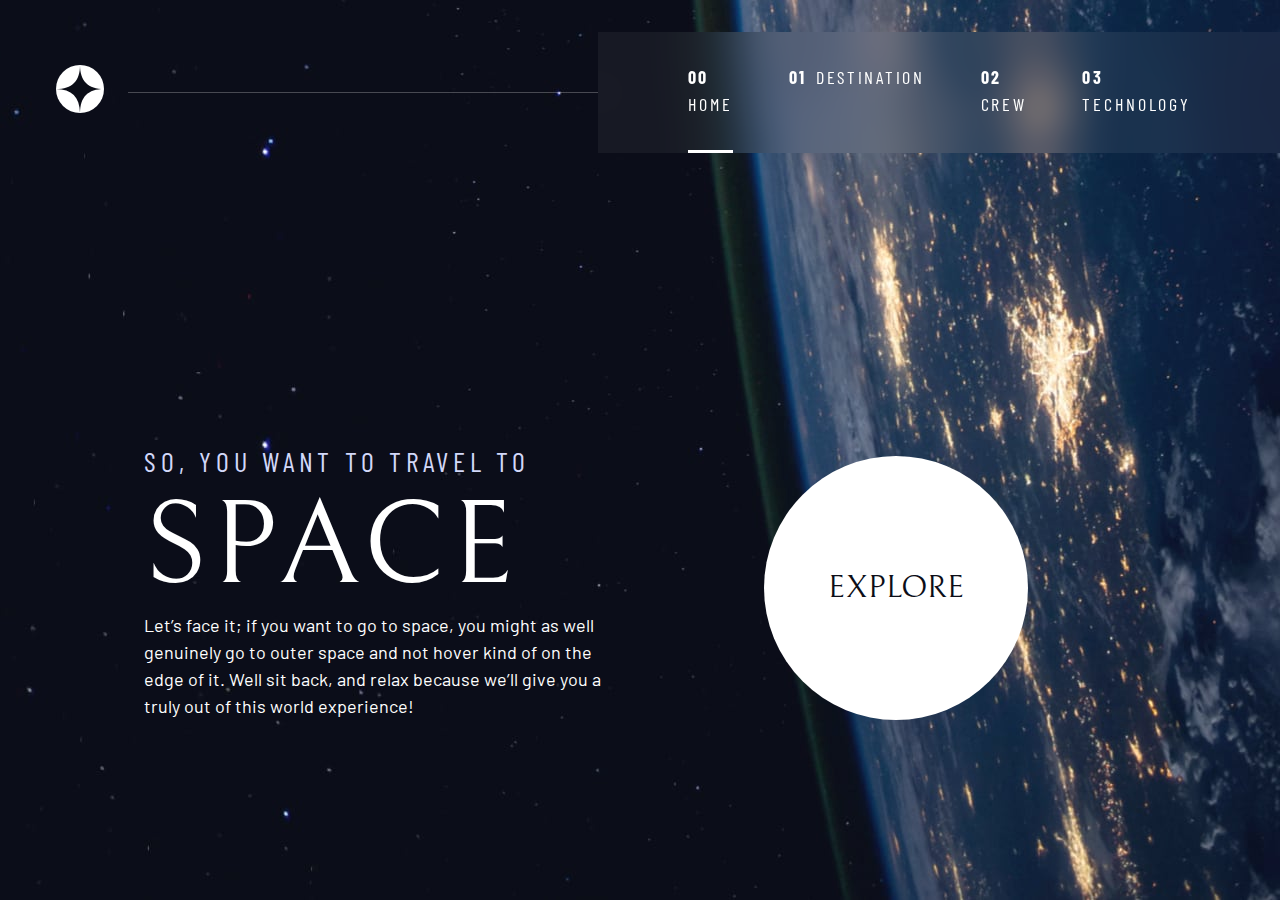
<file: index.html>
<!DOCTYPE html>
<html lang="en">
  <head>
    <meta charset="UTF-8" />
    <meta name="viewport" content="width=device-width, initial-scale=1.0" />

    <link
      rel="icon"
      type="image/png"
      sizes="32x32"
      href="./assets/favicon-32x32.png"
    />
    <link rel="preconnect" href="https://fonts.googleapis.com" />
    <link rel="preconnect" href="https://fonts.gstatic.com" crossorigin />
    <link
      href="https://fonts.googleapis.com/css2?family=Barlow+Condensed:wght@400;700&family=Barlow:wght@400;700&family=Bellefair&display=swap"
      rel="stylesheet"
    />
    <link rel="stylesheet" href="./design-system/style.css" />

    <title>Frontend Mentor | Space tourism website</title>
    <script src="nav.js" defer></script>
  </head>
  <body class="home">
    <a class="skip-to-content" href="#main">Skipped to content</a>
    <header class="primary-header flex">
      <div>
        <img
          src="./assets/shared/logo.svg"
          alt="space tourism logo"
          class="logo"
        />
      </div>
      <button
        class="mobile-nav-toggle"
        aria-controls="primary-navigation"
        aria-expanded="false"
      >
        <span class="sr-only">Menu</span>
      </button>
      <nav>
        <ul
          id="primary-navigation"
          class="primary-navigation underline-indicators flex"
        >
          <li class="active">
            <a
              class="ff-sans-cond uppercase text-white letter-spacing-2"
              href="#"
              ><span aria-hidden="true">00</span> Home</a
            >
          </li>
          <li>
            <a
              class="ff-sans-cond uppercase text-white letter-spacing-2"
              href="#"
              ><span aria-hidden="true">01</span>Destination</a
            >
          </li>
          <li>
            <a
              class="ff-sans-cond uppercase text-white letter-spacing-2"
              href="#"
              ><span aria-hidden="true">02</span> Crew</a
            >
          </li>
          <li>
            <a
              class="ff-sans-cond uppercase text-white letter-spacing-2"
              href="#"
              ><span aria-hidden="true">03</span> Technology</a
            >
          </li>
        </ul>
      </nav>
    </header>
    <main id="main" class="grid-container grid-container--home">
      <div>
        <h1 class="text-accent fs-500 ff-sans-cond uppercase letter-spacing-1">
          So, you want to travel to
          <span class="d-block fs-900 ff-serif text-white">Space</span>
        </h1>
        <p>
          Let’s face it; if you want to go to space, you might as well genuinely
          go to outer space and not hover kind of on the edge of it. Well sit
          back, and relax because we’ll give you a truly out of this world
          experience!
        </p>
      </div>
      <div>
        <a href="#" class="large-button uppercase ff-serif text-dark bg-white"
          >Explore</a
        >
      </div>
    </main>
  </body>
</html>
</file>
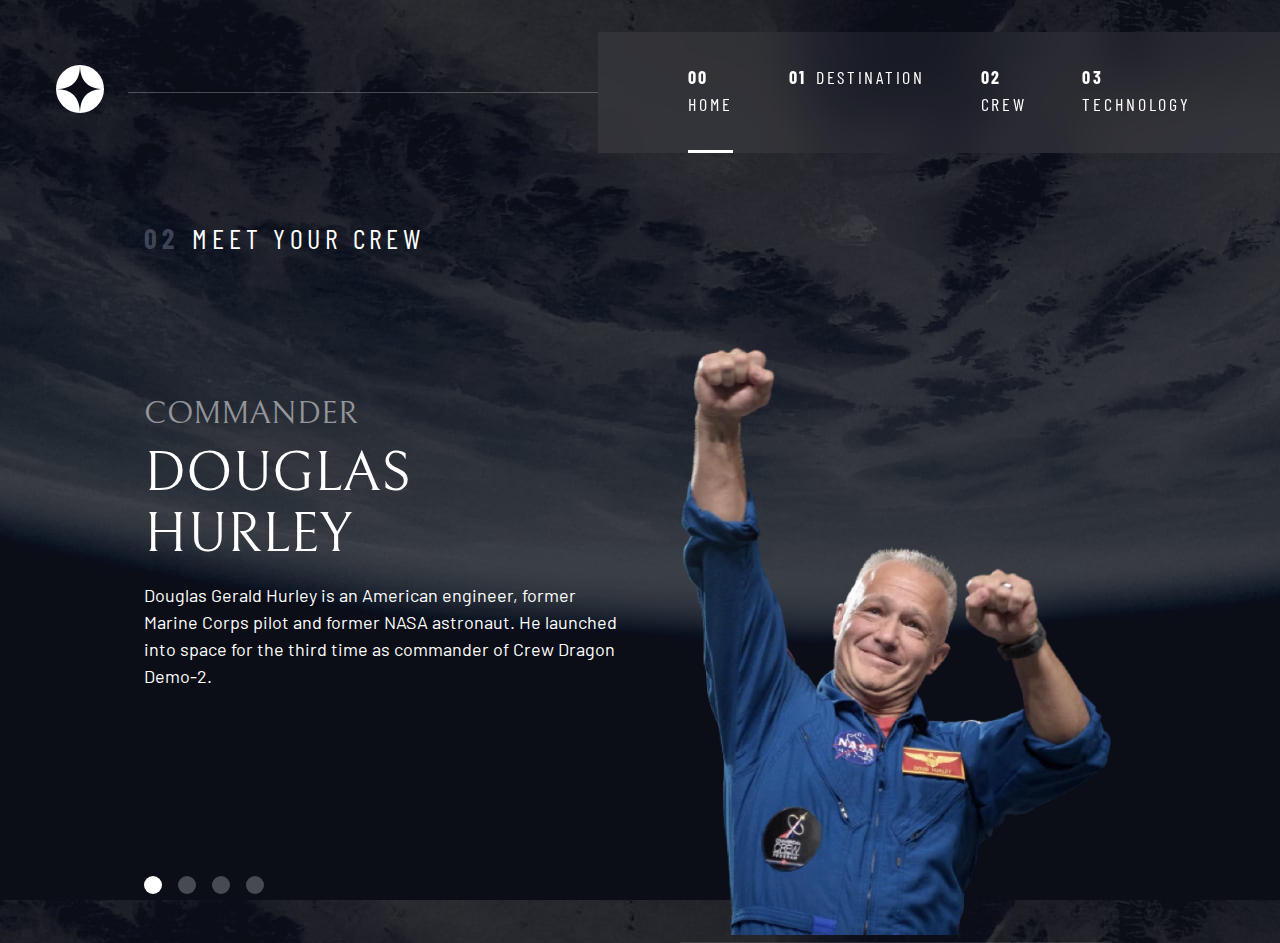
<file: crew-commander.html>
<!DOCTYPE html>
<html lang="en">
  <head>
    <meta charset="UTF-8" />
    <meta name="viewport" content="width=device-width, initial-scale=1.0" />

    <link
      rel="icon"
      type="image/png"
      sizes="32x32"
      href="./assets/favicon-32x32.png"
    />
    <link rel="preconnect" href="https://fonts.googleapis.com" />
    <link rel="preconnect" href="https://fonts.gstatic.com" crossorigin />
    <link
      href="https://fonts.googleapis.com/css2?family=Barlow+Condensed:wght@400;700&family=Barlow:wght@400;700&family=Bellefair&display=swap"
      rel="stylesheet"
    />
    <link rel="stylesheet" href="./design-system/style.css" />

    <title>Frontend Mentor | Space tourism website</title>
    <script src="app.js" defer></script>
  </head>
  <body class="crew">
    <a class="skip-to-content" href="#main">Skipped to content</a>
    <header class="primary-header flex">
      <div>
        <img
          src="./assets/shared/logo.svg"
          alt="space tourism logo"
          class="logo"
        />
      </div>
      <button
        class="mobile-nav-toggle"
        aria-controls="primary-navigation"
        aria-expanded="false"
      >
        <span class="sr-only">Menu</span>
      </button>
      <nav>
        <ul
          id="primary-navigation"
          class="primary-navigation underline-indicators flex"
        >
          <li class="active">
            <a
              class="ff-sans-cond uppercase text-white letter-spacing-2"
              href="#"
              ><span aria-hidden="true">00</span> Home</a
            >
          </li>
          <li>
            <a
              class="ff-sans-cond uppercase text-white letter-spacing-2"
              href="#"
              ><span aria-hidden="true">01</span>Destination</a
            >
          </li>
          <li>
            <a
              class="ff-sans-cond uppercase text-white letter-spacing-2"
              href="#"
              ><span aria-hidden="true">02</span> Crew</a
            >
          </li>
          <li>
            <a
              class="ff-sans-cond uppercase text-white letter-spacing-2"
              href="#"
              ><span aria-hidden="true">03</span> Technology</a
            >
          </li>
        </ul>
      </nav>
    </header>
    <main id="main" class="grid-container grid-container--crew flow">
      <h1 class="numbered-title">
        <span aria-hidden="true">02</span>Meet your crew
      </h1>
      <div class="dot-indicators flex">
        <button aria-selected="true" class="">
          <span class="sr-only">The commander</span>
        </button>
        <button aria-selected="false" class="">
          <span class="sr-only">The mission specialist</span>
        </button>
        <button aria-selected="false" class="">
          <span class="sr-only">The pilot</span>
        </button>
        <button aria-selected="false" class="">
          <span class="sr-only">The crew engineer</span>
        </button>
      </div>
      <article class="crew-details flow">
        <header class="flow flow--space-small">
          <h2 class="fs-600 ff-serif uppercase">Commander</h2>
          <p class="fs-700 uppercase ff-serif">Douglas Hurley</p>
        </header>
        <p>
          Douglas Gerald Hurley is an American engineer, former Marine Corps
          pilot and former NASA astronaut. He launched into space for the third
          time as commander of Crew Dragon Demo-2.
        </p>
      </article>
      <picture>
        <source
          srcset="./assets/crew/image-douglas-hurley.webp"
          type="image/webp"
        />
        <img
          src="./assets/crew/image-douglas-hurley.png"
          alt="Douglas Hurley"
        />
      </picture>
    </main>
  </body>
</html>
</file>
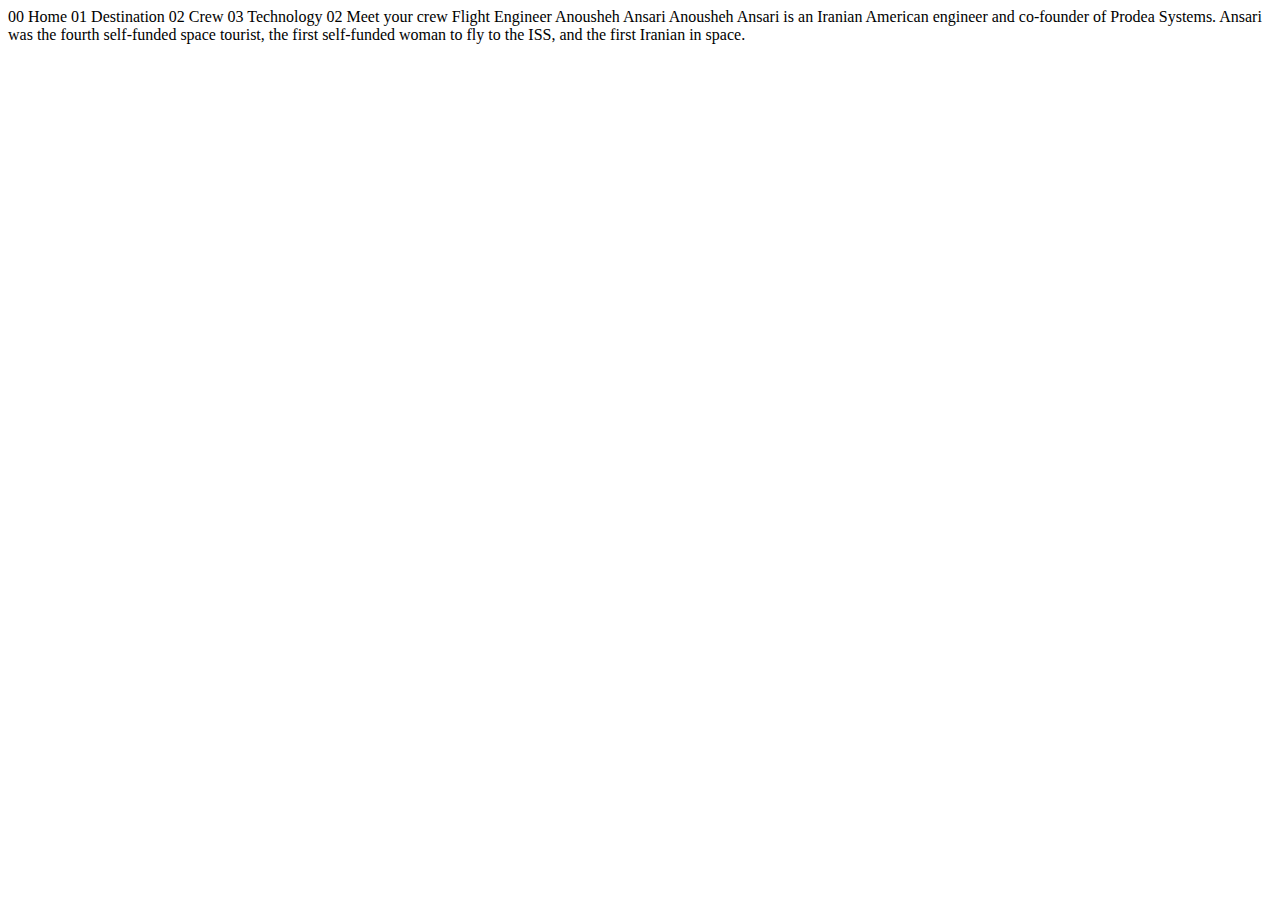
<file: crew-engineer.html>
<!DOCTYPE html>
<html lang="en">
<head>
  <meta charset="UTF-8">
  <meta name="viewport" content="width=device-width, initial-scale=1.0">

  <link rel="icon" type="image/png" sizes="32x32" href="./assets/favicon-32x32.png">
  
  <title>Frontend Mentor | Space tourism website</title>
</head>
<body>

  00 Home
  01 Destination
  02 Crew
  03 Technology

  02 Meet your crew

  Flight Engineer
  Anousheh Ansari

  Anousheh Ansari is an Iranian American engineer and co-founder of Prodea Systems. 
  Ansari was the fourth self-funded space tourist, the first self-funded woman to 
  fly to the ISS, and the first Iranian in space. 
</body>
</html>
</file>
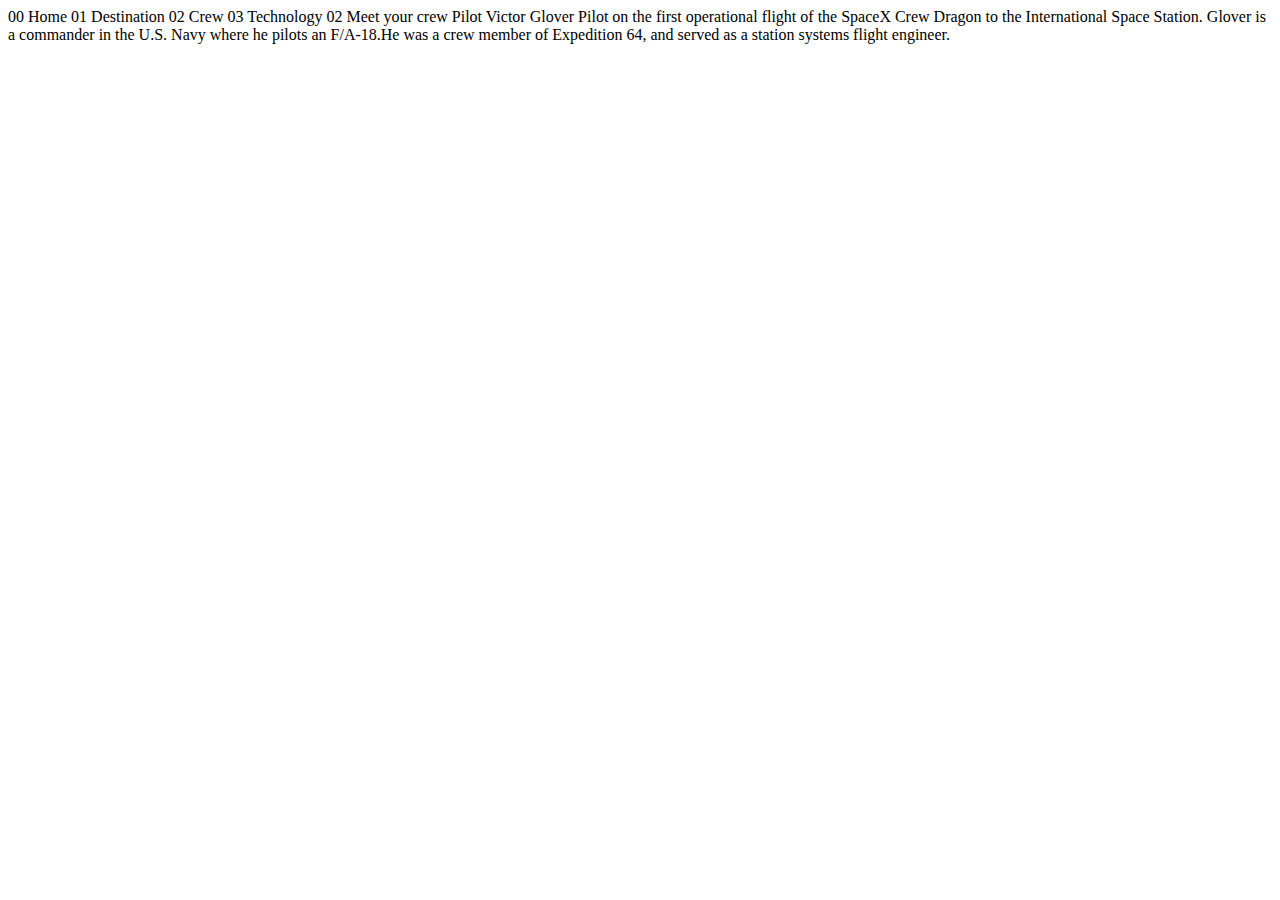
<file: crew-pilot.html>
<!DOCTYPE html>
<html lang="en">
<head>
  <meta charset="UTF-8">
  <meta name="viewport" content="width=device-width, initial-scale=1.0">

  <link rel="icon" type="image/png" sizes="32x32" href="./assets/favicon-32x32.png">
  
  <title>Frontend Mentor | Space tourism website</title>
</head>
<body>

  00 Home
  01 Destination
  02 Crew
  03 Technology

  02 Meet your crew

  Pilot
  Victor Glover

  Pilot on the first operational flight of the SpaceX Crew Dragon to the 
  International Space Station. Glover is a commander in the U.S. Navy where 
  he pilots an F/A-18.He was a crew member of Expedition 64, and served as a 
  station systems flight engineer. 
</body>
</html>
</file>
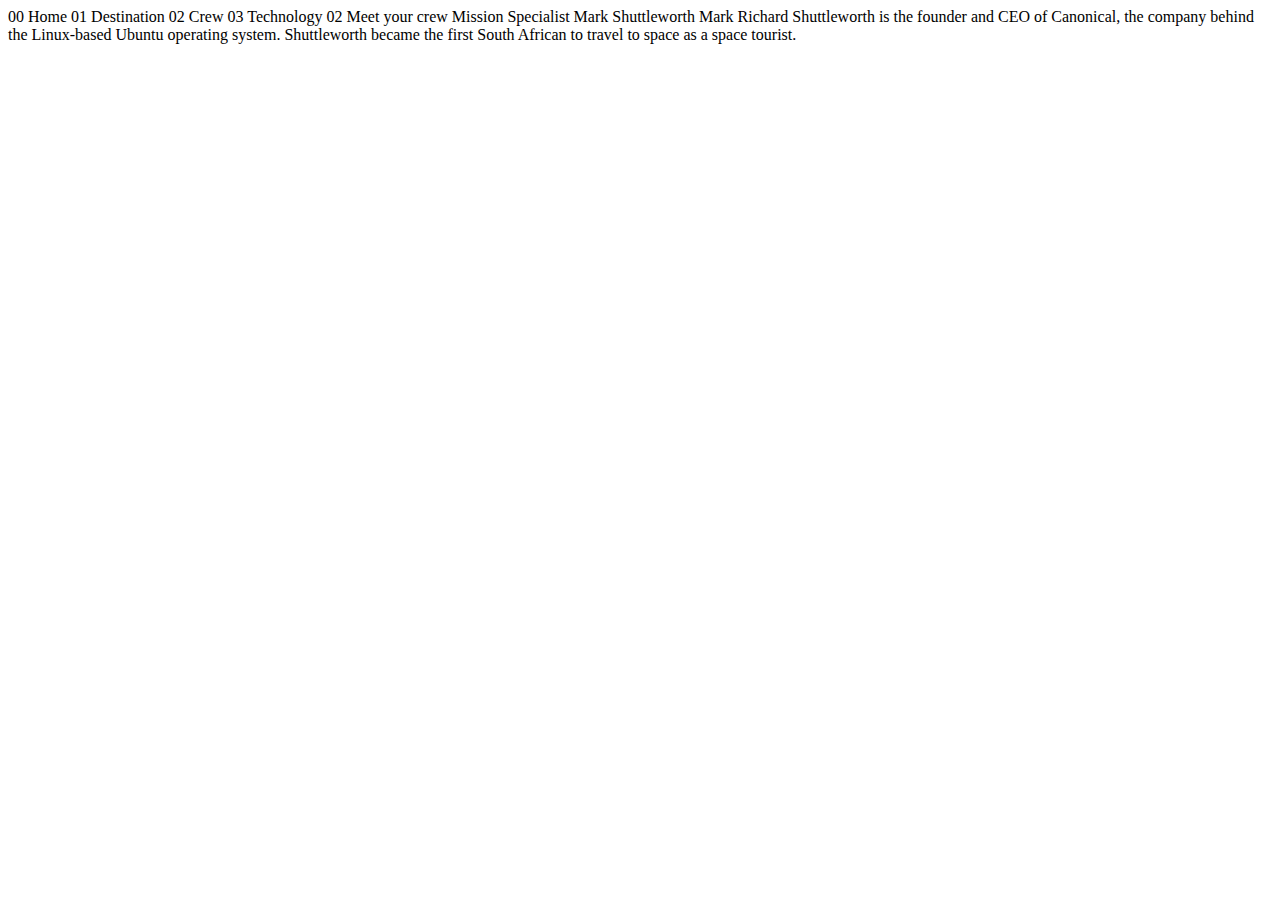
<file: crew-specialist.html>
<!DOCTYPE html>
<html lang="en">
<head>
  <meta charset="UTF-8">
  <meta name="viewport" content="width=device-width, initial-scale=1.0">

  <link rel="icon" type="image/png" sizes="32x32" href="./assets/favicon-32x32.png">
  
  <title>Frontend Mentor | Space tourism website</title>
</head>
<body>

  00 Home
  01 Destination
  02 Crew
  03 Technology

  02 Meet your crew

  Mission Specialist
  Mark Shuttleworth

  Mark Richard Shuttleworth is the founder and CEO of Canonical, the company behind 
  the Linux-based Ubuntu operating system. Shuttleworth became the first South 
  African to travel to space as a space tourist.
</body>
</html>
</file>
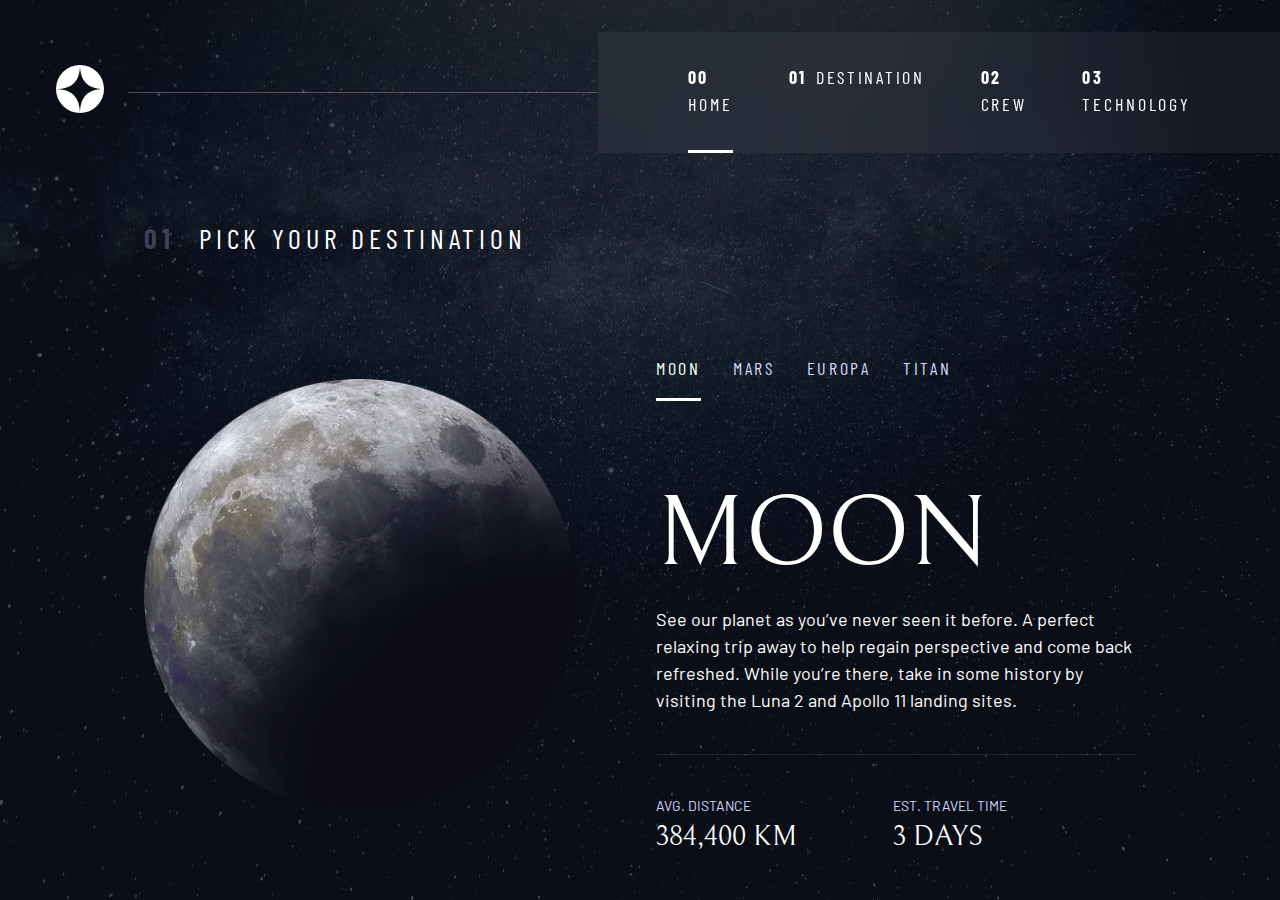
<file: destination.html>
<!DOCTYPE html>
<html lang="en">
  <head>
    <meta charset="UTF-8" />
    <meta name="viewport" content="width=device-width, initial-scale=1.0" />

    <link
      rel="icon"
      type="image/png"
      sizes="32x32"
      href="./assets/favicon-32x32.png"
    />
    <link rel="preconnect" href="https://fonts.googleapis.com" />
    <link rel="preconnect" href="https://fonts.gstatic.com" crossorigin />
    <link
      href="https://fonts.googleapis.com/css2?family=Barlow+Condensed:wght@400;700&family=Barlow:wght@400;700&family=Bellefair&display=swap"
      rel="stylesheet"
    />
    <link rel="stylesheet" href="./design-system/style.css" />

    <title>Frontend Mentor | Space tourism website</title>
    <script src="app.js" defer></script>
  </head>
  <body class="destination">
    <a class="skip-to-content" href="#main">Skipped to content</a>
    <header class="primary-header flex">
      <div>
        <img
          src="./assets/shared/logo.svg"
          alt="space tourism logo"
          class="logo"
        />
      </div>
      <button
        class="mobile-nav-toggle"
        aria-controls="primary-navigation"
        aria-expanded="false"
      >
        <span class="sr-only">Menu</span>
      </button>
      <nav>
        <ul
          id="primary-navigation"
          class="primary-navigation underline-indicators flex"
        >
          <li class="active">
            <a
              class="ff-sans-cond uppercase text-white letter-spacing-2"
              href="#"
              ><span aria-hidden="true">00</span> Home</a
            >
          </li>
          <li>
            <a
              class="ff-sans-cond uppercase text-white letter-spacing-2"
              href="#"
              ><span aria-hidden="true">01</span>Destination</a
            >
          </li>
          <li>
            <a
              class="ff-sans-cond uppercase text-white letter-spacing-2"
              href="#"
              ><span aria-hidden="true">02</span> Crew</a
            >
          </li>
          <li>
            <a
              class="ff-sans-cond uppercase text-white letter-spacing-2"
              href="#"
              ><span aria-hidden="true">03</span> Technology</a
            >
          </li>
        </ul>
      </nav>
    </header>
    <main id="main" class="grid-container grid-container--destination flow">
      <h1 class="numbered-title">
        <span aria-hidden="true">01</span> Pick your destination
      </h1>
      <picture id="moon-image">
        <source
          srcset="./assets/destination/image-moon.webp"
          type="image/webp"
        />
        <img src="./assets/destination/image-moon.png" alt="the moon" />
      </picture>
      <picture id="mars-image" hidden>
        <source
          srcset="./assets/destination/image-mars.webp"
          type="image/webp"
        />
        <img src="./assets/destination/image-mars.png" alt="the mars" />
      </picture>
      <picture id="europa-image" hidden>
        <source
          srcset="./assets/destination/image-europa.webp"
          type="image/webp"
        />
        <img src="./assets/destination/image-europa.png" alt="the europa" />
      </picture>
      <picture id="titan-image" hidden>
        <source
          srcset="./assets/destination/image-titan.webp"
          type="image/webp"
        />
        <img src="./assets/destination/image-titan.png" alt="the titan" />
      </picture>
      <div role="tablist" class="tab-list underline-indicators flex">
        <button
          data-image="moon-image"
          aria-selected="true"
          role="tab"
          aria-controls="moon-tab"
          tabindex="0"
          class="uppercase text-accent letter-spacing-2 ff-sans-cond"
        >
          Moon
        </button>
        <button
          data-image="mars-image"
          aria-selected="false"
          role="tab"
          aria-controls="mars-tab"
          tabindex="-1"
          class="uppercase text-accent letter-spacing-2 ff-sans-cond"
        >
          Mars
        </button>
        <button
          data-image="europa-image"
          aria-selected="false"
          role="tab"
          aria-controls="europa-tab"
          tabindex="-1"
          class="uppercase text-accent letter-spacing-2 ff-sans-cond"
        >
          Europa
        </button>
        <button
          data-image="titan-image"
          aria-selected="false"
          role="tab"
          aria-controls="titan-tab"
          tabindex="-1"
          class="uppercase text-accent letter-spacing-2 ff-sans-cond"
        >
          Titan
        </button>
      </div>
      <!-- moon -->
      <article role="tabpanel" id="moon-tab" class="destination-info flow">
        <h2 class="fs-800 uppercase ff-serif">Moon</h2>
        <p>
          See our planet as you’ve never seen it before. A perfect relaxing trip
          away to help regain perspective and come back refreshed. While you’re
          there, take in some history by visiting the Luna 2 and Apollo 11
          landing sites.
        </p>
        <div class="destination-meta flex">
          <div>
            <h3 class="text-accent fs-200 uppercase">Avg. distance</h3>
            <p class="ff-serif uppercase">384,400 km</p>
          </div>

          <div>
            <h3 class="text-accent fs-200 uppercase">Est. travel time</h3>
            <p class="ff-serif uppercase">3 days</p>
          </div>
        </div>
      </article>
      <!-- mars -->
      <article
        role="tabpanel"
        id="mars-tab"
        hidden
        class="destination-info flow"
      >
        <h2 class="fs-800 uppercase ff-serif">Mars</h2>
        <p>
          Don’t forget to pack your hiking boots. You’ll need them to tackle
          Olympus Mons, the tallest planetary mountain in our solar system. It’s
          two and a half times the size of Everest!
        </p>
        <div class="destination-meta flex">
          <div>
            <h3 class="text-accent fs-200 uppercase">Avg. distance</h3>
            <p class="ff-serif uppercase">225 mil. km</p>
          </div>

          <div>
            <h3 class="text-accent fs-200 uppercase">Est. travel time</h3>
            <p class="ff-serif uppercase">9 months</p>
          </div>
        </div>
      </article>
      <!-- europa -->
      <article
        role="tabpanel"
        id="europa-tab"
        hidden
        class="destination-info flow"
      >
        <h2 class="fs-800 uppercase ff-serif">Europa</h2>
        <p>
          The smallest of the four Galilean moons orbiting Jupiter, Europa is a
          winter lover’s dream. With an icy surface, it’s perfect for a bit of
          ice skating, curling, hockey, or simple relaxation in your snug
          wintery cabin.
        </p>
        <div class="destination-meta flex">
          <div>
            <h3 class="text-accent fs-200 uppercase">Avg. distance</h3>
            <p class="ff-serif uppercase">628 mil. km</p>
          </div>

          <div>
            <h3 class="text-accent fs-200 uppercase">Est. travel time</h3>
            <p class="ff-serif uppercase">3 years</p>
          </div>
        </div>
      </article>
      <!-- titan -->
      <article
        role="tabpanel"
        id="titan-tab"
        hidden
        class="destination-info flow"
      >
        <h2 class="fs-800 uppercase ff-serif">Titan</h2>
        <p>
          The only moon known to have a dense atmosphere other than Earth, Titan
          is a home away from home (just a few hundred degrees colder!). As a
          bonus, you get striking views of the Rings of Saturn.
        </p>
        <div class="destination-meta flex">
          <div>
            <h3 class="text-accent fs-200 uppercase">Avg. distance</h3>
            <p class="ff-serif uppercase">1.6 bil. km</p>
          </div>

          <div>
            <h3 class="text-accent fs-200 uppercase">Est. travel time</h3>
            <p class="ff-serif uppercase">7 years</p>
          </div>
        </div>
      </article>
    </main>
    <script src="tabs.js"></script>
  </body>
</html>
</file>
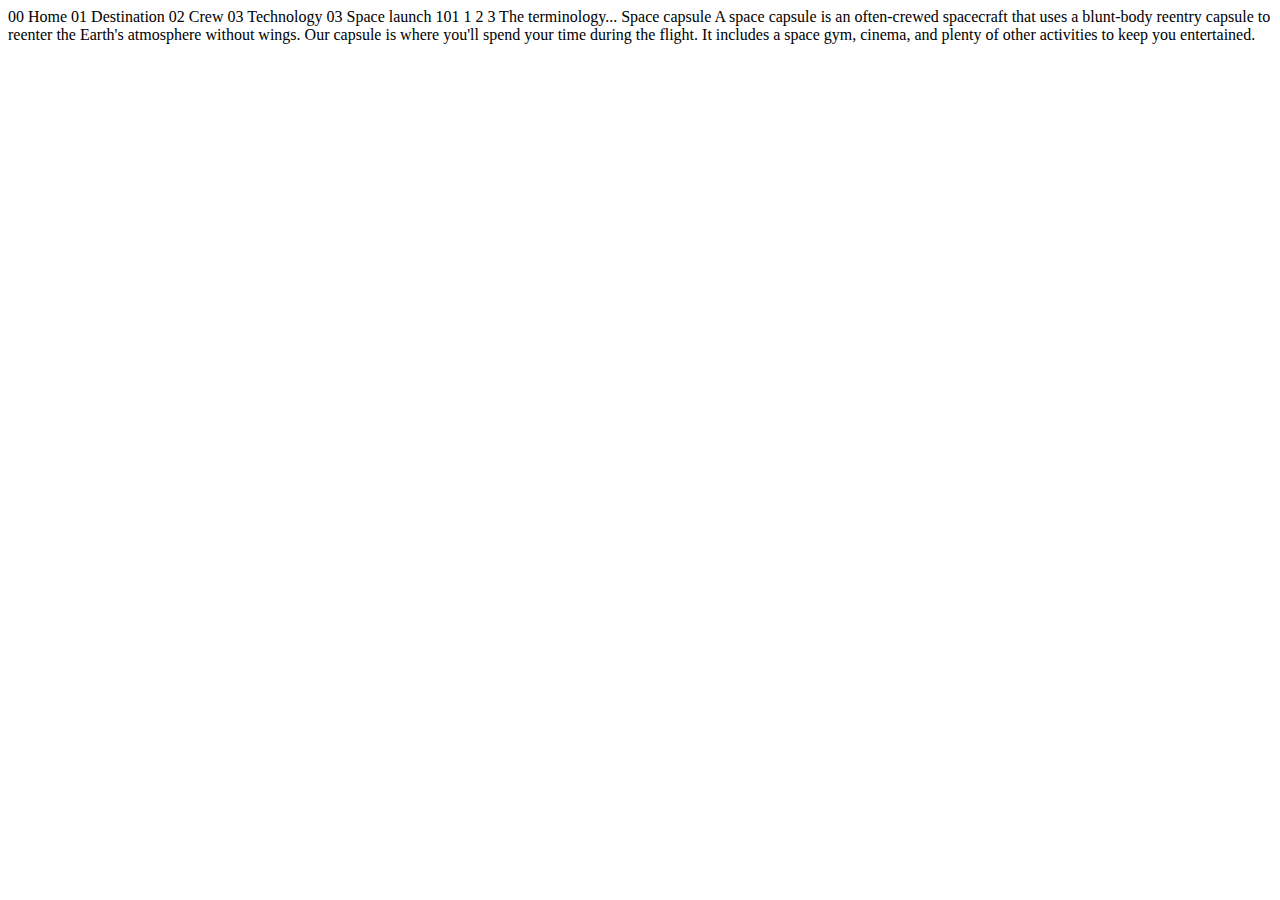
<file: technology-capsule.html>
<!DOCTYPE html>
<html lang="en">
<head>
  <meta charset="UTF-8">
  <meta name="viewport" content="width=device-width, initial-scale=1.0">

  <link rel="icon" type="image/png" sizes="32x32" href="./assets/favicon-32x32.png">
  
  <title>Frontend Mentor | Space tourism website</title>
</head>
<body>

  00 Home
  01 Destination
  02 Crew
  03 Technology

  03 Space launch 101

  1
  2
  3

  The terminology...
  Space capsule

  A space capsule is an often-crewed spacecraft that uses a blunt-body reentry 
  capsule to reenter the Earth's atmosphere without wings. Our capsule is where 
  you'll spend your time during the flight. It includes a space gym, cinema, 
  and plenty of other activities to keep you entertained.
</body>
</html>
</file>
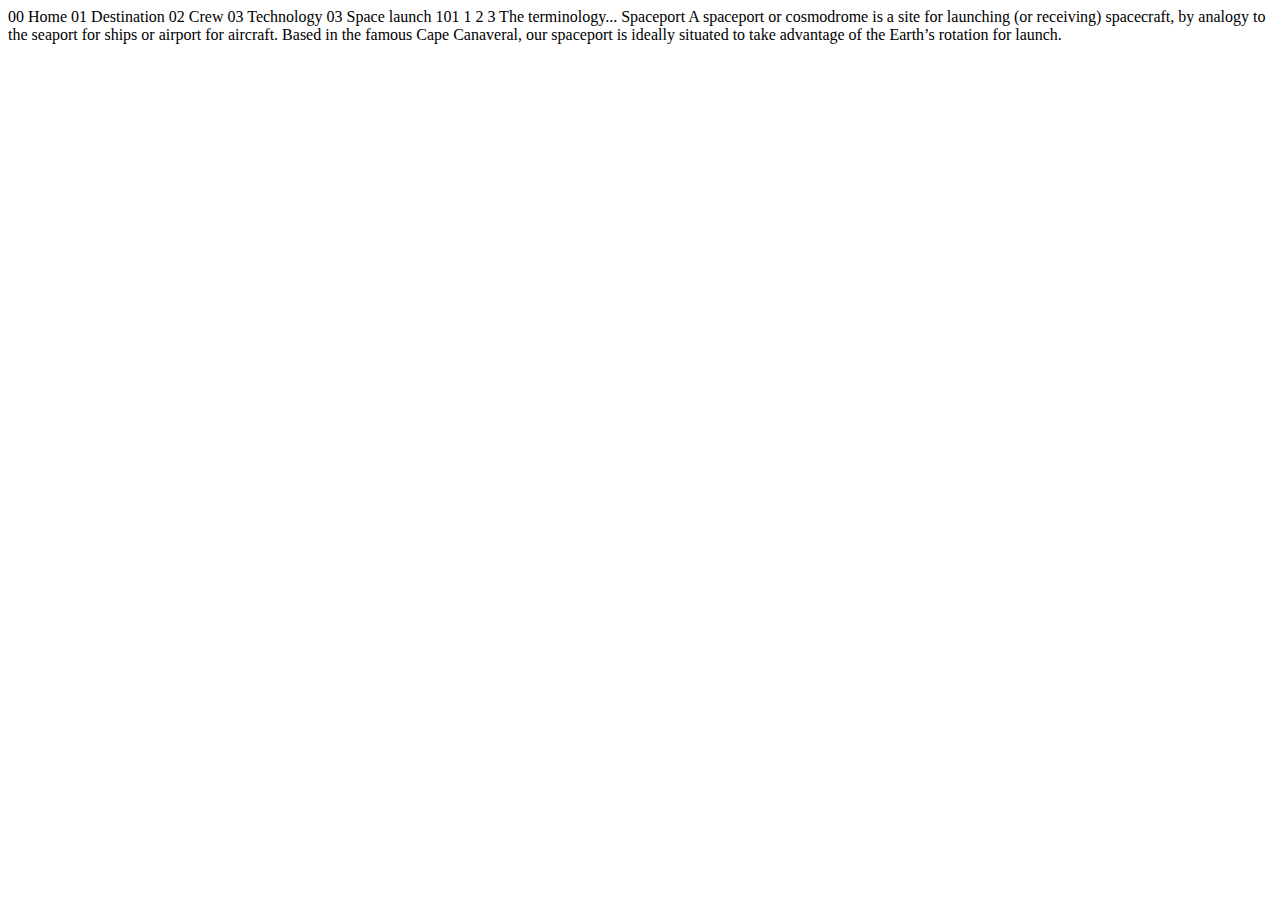
<file: technology-spaceport.html>
<!DOCTYPE html>
<html lang="en">
<head>
  <meta charset="UTF-8">
  <meta name="viewport" content="width=device-width, initial-scale=1.0">

  <link rel="icon" type="image/png" sizes="32x32" href="./assets/favicon-32x32.png">
  
  <title>Frontend Mentor | Space tourism website</title>
</head>
<body>

  00 Home
  01 Destination
  02 Crew
  03 Technology

  03 Space launch 101

  1
  2
  3

  The terminology...
  Spaceport

  A spaceport or cosmodrome is a site for launching (or receiving) spacecraft, 
  by analogy to the seaport for ships or airport for aircraft. Based in the 
  famous Cape Canaveral, our spaceport is ideally situated to take advantage 
  of the Earth’s rotation for launch.
</body>
</html>
</file>
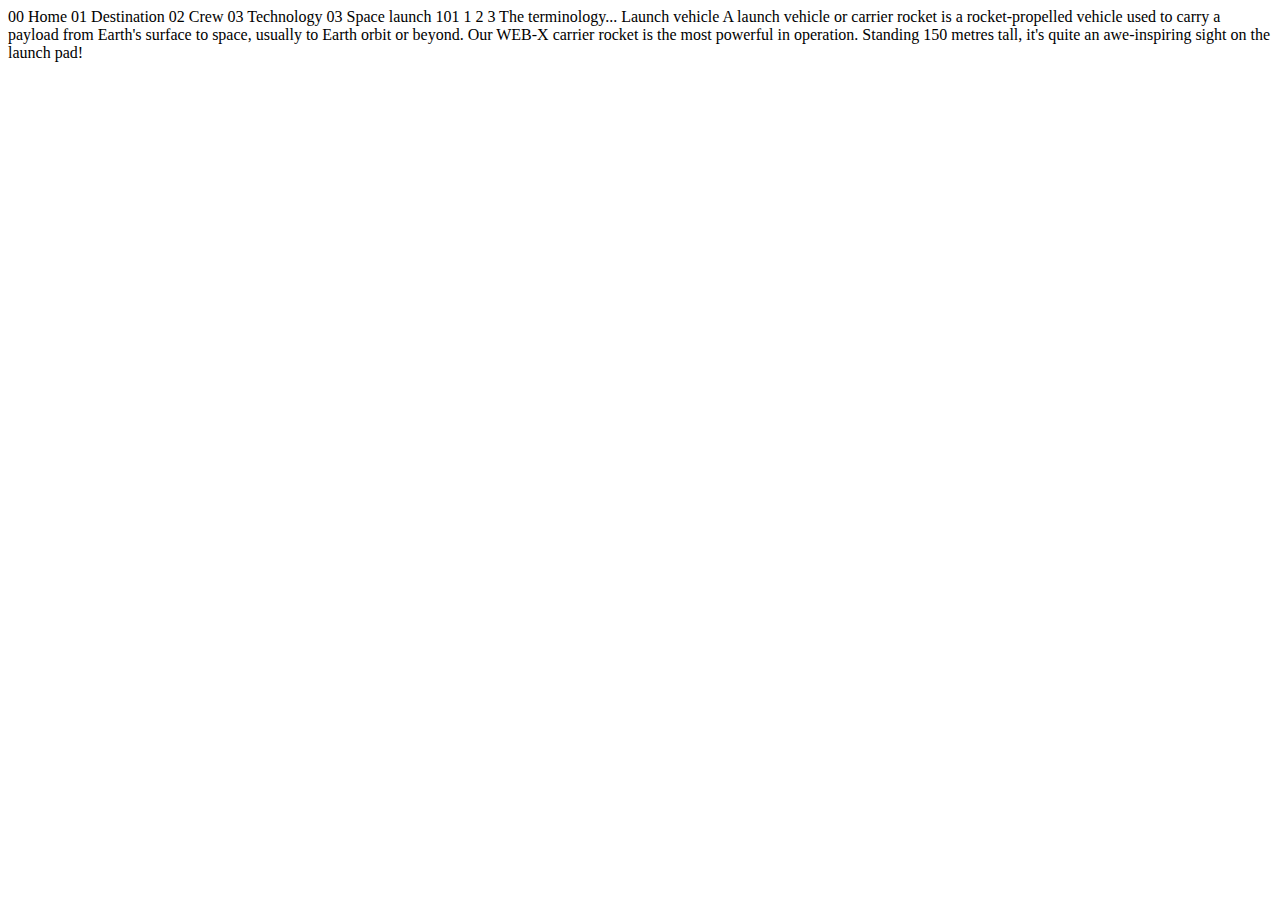
<file: technology-vehicle.html>
<!DOCTYPE html>
<html lang="en">
<head>
  <meta charset="UTF-8">
  <meta name="viewport" content="width=device-width, initial-scale=1.0">

  <link rel="icon" type="image/png" sizes="32x32" href="./assets/favicon-32x32.png">
  
  <title>Frontend Mentor | Space tourism website</title>
</head>
<body>

  00 Home
  01 Destination
  02 Crew
  03 Technology

  03 Space launch 101

  1
  2
  3

  The terminology...
  Launch vehicle

  A launch vehicle or carrier rocket is a rocket-propelled vehicle used to carry a 
  payload from Earth's surface to space, usually to Earth orbit or beyond. Our 
  WEB-X carrier rocket is the most powerful in operation. Standing 150 metres tall, 
  it's quite an awe-inspiring sight on the launch pad!
</body>
</html>
</file>
<file: design-system/style.css>
/* ----------------------- */
/* Custom properties       */
/* ----------------------- */

:root {
  /* colors */
  --clr-dark: 230 35% 7%;
  --clr-light: 231 77% 90%;
  --clr-white: 0 0% 100%;

  /* font-sizes */
  --fs-900: clamp(5rem, 8vw + 1rem, 9.375rem);
  --fs-800: 3.5rem;
  --fs-700: 1.5rem;
  --fs-600: 1rem;
  --fs-500: 1rem;
  --fs-400: 0.9375rem;
  --fs-300: 1rem;
  --fs-200: 0.875rem;

  /* font-families */
  --ff-serif: "Bellefair", serif;
  --ff-sans-cond: "Barlow Condensed", sans-serif;
  --ff-sans-normal: "Barlow", sans-serif;
}

@media (min-width: 35em) {
  :root {
    --fs-800: 5rem;
    --fs-700: 2.5rem;
    --fs-600: 1.5rem;
    --fs-500: 1.25rem
    --fs-400: 1rem;
  }
}

@media (min-width: 45em) {
  :root {
    --fs-800: 6.25rem;
    --fs-700: 3.5rem;
    --fs-600: 2rem;
    --fs-500: 1.75rem;
    --fs-400: 1.125rem;
  }
}

/* ----------------------- */
/* Reset                   */
/* ----------------------- */

/* https://piccalil.li/blog/a-modern-css-reset/ */

/* Box sizing rules */
*,
*::before,
*::after {
  box-sizing: border-box;
}

/* Remove default margin and padding */
body,
h1,
h2,
h3,
h4,
p,
figure,
blockquote,
dl,
dd {
  margin: 0;
  padding: 0;
}

h1,
h2,
h3,
h4,
h5,
h6,
p {
  font-weight: 400;
}

/* Remove list styles on ul, ol elements with a list role, which suggests default styling will be removed */
ul[role="list"],
ol[role="list"] {
  list-style: none;
}

/* Set core root defaults */
html:focus-within {
  scroll-behavior: smooth;
}

/* Set core body defaults */
body {
  font-family: var(--ff-sans-normal);
  font-size: var(--fs-400);
  color: hsl(var(--clr-white));
  background-color: hsl(var(--clr-dark));
  min-height: 100vh;
  text-rendering: optimizeSpeed;
  line-height: 1.5;
  overflow-x: hidden;
  display: grid;
  grid-template-rows: min-content 1fr;
}

/* A elements that don't have a class get default styles */
a:not([class]) {
  text-decoration-skip-ink: auto;
}

/* Make images easier to work with */
img,
picture {
  max-width: 100%;
}

/* Inherit fonts for inputs and buttons */
input,
button,
textarea,
select {
  font: inherit;
}

/* Remove all animations, transitions and smooth scroll for people that prefer not to see them */
@media (prefers-reduced-motion: reduce) {
  html:focus-within {
    scroll-behavior: auto;
  }

  *,
  *::before,
  *::after {
    animation-duration: 0.01ms !important;
    animation-iteration-count: 1 !important;
    transition-duration: 0.01ms !important;
    scroll-behavior: auto !important;
  }
}

/* ----------------------- */
/* Utility classes         */
/* ----------------------- */

.flex {
  display: flex;
  gap: var(--gap, 1rem);
}

.grid {
  display: grid;
  gap: var(--gap, 1rem);
}

.d-block {
  display: block;
}

.flow > *:where(:not(:first-child)) {
  margin-top: var(--flow-space, 1rem);
}

.flow--space-small {
--flow-space: .75rem;
}

.container {
  padding-inline: 2em;
  margin-inline: auto;
  max-width: 80rem;
}



.sr-only {
  position: absolute;
  width: 1px;
  height: 1px;
  padding: 0;
  margin: -1px;
  overflow: hidden;
  clip: rect(0, 0, 0, 0);
  white-space: nowrap; /* added line */
  border: 0;
}

.skip-to-content {
  position: absolute;
  z-index: 9999;
  background: hsl(var(--clr-white));
  color: hsl(var(--clr-dark));
  padding: 0.5em 1em;
  margin-inline: auto;
  transform: translateY(-100%);
  transition: transform 0.25s ease-in;
}

.skip-to-content:focus {
  transform: translateY(0);
}

/* Colors */
.bg-dark {
  background-color: hsl(var(--clr-dark));
}

.bg-accent {
  background-color: hsl(var(--clr-light));
}

.bg-white {
  background-color: hsl(var(--clr-white));
}

.text-dark {
  color: hsl(var(--clr-dark));
}

.text-accent {
  color: hsl(var(--clr-light));
}

.text-white {
  color: hsl(var(--clr-white));
}

/* typography */

.ff-serif {
  font-family: var(--ff-serif);
}
.ff-sans-cond {
  font-family: var(--ff-sans-cond);
}
.ff-sans-normal {
  font-family: var(--ff-sans-normal);
}

.letter-spacing-1 {
  letter-spacing: 4.75px;
}
.letter-spacing-2 {
  letter-spacing: 2.7px;
}
.letter-spacing-3 {
  letter-spacing: 2.35px;
}

.uppercase {
  text-transform: uppercase;
}

.fs-900 {
  font-size: var(--fs-900);
}
.fs-800 {
  font-size: var(--fs-800);
}
.fs-700 {
  font-size: var(--fs-700);
}
.fs-600 {
  font-size: var(--fs-600);
}
.fs-500 {
  font-size: var(--fs-500);
}
.fs-400 {
  font-size: var(--fs-400);
}
.fs-300 {
  font-size: var(--fs-300);
}
.fs-200 {
  font-size: var(--fs-200);
}

.fs-900,
.fs-800,
.fs-700,
.fs-600 {
  line-height: 1.1;
}

.numbered-title {
  font-size: var(--fs-500);
  font-family: var(--ff-sans-cond);
  text-transform: uppercase;
  letter-spacing: 4.72px;
}

.numbered-title span {
  margin-right: 0.5em;
  font-weight: 700;
  color: hsl(var(--clr-light) / 0.25);
}

/* ----------------------- */
/* Components              */
/* ----------------------- */

.large-button {
  font-size: 2rem;
  position: relative;
  display: inline-grid;
  z-index: 1;
  padding: 0 2em;
  aspect-ratio: 1;
  border-radius: 50%;
  place-items: center;
  text-decoration: none;
  font-family: var(--ff-serif);
}

.large-button::after {
  content: "";
  position: absolute;
  background: hsl(var(--clr-white) / 0.15);
  width: 100%;
  height: 100%;
  border-radius: 50%;
  z-index: -1;
  opacity: 0;
  transition: opacity 500ms linear, transform 750ms ease-in-out;
}

.large-button:hover::after,
.large-button:focus::after {
  opacity: 1;
  transform: scale(1.5);
}

/* primary-header */

.logo {
  margin: 1.5rem clamp(1.5rem, 5vw, 3.5rem);
}

.primary-header {
  justify-content: space-between;
  align-items: center;
}

.primary-navigation {
  --gap: clamp(1.5rem, 5vw, 3.5rem);
  --underline-gap: 2rem;
  list-style: none;
  padding: 0;
  margin: 0;
  background: hsl( var(--clr-white) / 0.05);
  backdrop-filter: blur(1.5rem);
}

@supports (backdrop-filter: blur(1.5rem)) {
  .primary-navigation {
    background: hsl(var(--clr-white) / 0.05);
  }
}

.primary-navigation a {
  text-decoration: none;
}

.primary-navigation a > span {
  font-weight: 700;
  margin-right: .5em;
}

.mobile-nav-toggle {
  display: none;
}

@media (max-width: 35rem) {
  .primary-navigation {
    --underline-gap: .5rem;
    position: fixed;
    z-index: 1000;
    inset: 0 0 0 30%;
    list-style: none;
    padding: min(20rem, 15vh) 2rem;
    margin: 0;
    flex-direction: column;
    transform: translateX(100%);
    transition: transform 500ms ease-in-out;
}

.primary-navigation[data-visible="true"] {
    transform: translateX(0);
}

.primary-navigation.underline-indicators > .active {
   border: 0;
}

  .mobile-nav-toggle {
    display: block;
    position: absolute;
    z-index: 2000;
    right: 1rem;
    top: 2rem;
    background: transparent;
    background-image: url(../assets/shared/icon-hamburger.svg);
    background-repeat: no-repeat;
    background-position: center;
    width: 1.5rem;
    aspect-ratio: 1;
    border: 0;
  }

  .mobile-nav-toggle[aria-expanded="true"] {
    background-image: url(../assets/shared/icon-close.svg);
  }

  .mobile-nav-toggle:focus-visible {
    outline: 5px solid white;
    outline-offset: 5px;
  }
}

@media (min-width: 35em) {
  .primary-navigation {
    padding-inline: clamp(3rem, 7vw, 7rem);
}
}

@media (min-width: 35em) and (max-width: 44.999em) {
  .primary-navigation a > span {
      display: none;
  }
}

@media (min-width: 45em) {
  .primary-header::after {
    content: '';
    display: block;
    position: relative;
    height: 1px;
    width: 100%;
    margin-right: -2.5rem;
    background: hsl( var(--clr-white) / .25);
    order: 1;
}

  nav {
    order: 2;
  }

  .primary-navigation {
    margin-block: 2rem;
  }
}

.underline-indicators > * {
  cursor: pointer;
  padding: var(--underline-gap, 1rem) 0;
  border: 0;
  border-bottom: 0.2rem solid hsl(var(--clr-light) / 0);
  background-color: transparent;
}

.underline-indicators > *:hover,
.underline-indicators > *:focus {
  border-color: hsl(var(--clr-white) / 0.5);
}

.underline-indicators > .active,
.underline-indicators > [aria-selected="true"] {
  color: hsl(var(--clr-white) / 1);
  border-color: hsl(var(--clr-white) / 1);
}

.tab-list {
  --gap: 2rem;
}

.dot-indicators > * {
  cursor: pointer;
  border: 0;
  border-radius: 50%;
  aspect-ratio: 1;
  padding: 0.5em;
  background-color: hsl(var(--clr-white) / 0.25);
}

.dot-indicators > *:hover,
.dot-indicators > *:focus {
  background-color: hsl(var(--clr-white) / 0.5);
}

.dot-indicators > [aria-selected="true"] {
  background-color: hsl(var(--clr-white) / 1);
}

.numbered-indicators > * {
  cursor: pointer;
  border: 1px solid hsl(var(--clr-light) / 0.25);
  border-radius: 50%;
  width: 80px;
  height: 80px;
  background-color: hsl(var(--clr-dark));
  color: hsl(var(--clr-white));
}

.numbered-indicators > *:hover,
.numbered-indicators > *:focus {
  border-color: hsl(var(--clr-white));
}

.numbered-indicators > [aria-selected="true"] {
  background-color: hsl(var(--clr-white) / 1);
  color: hsl(var(--clr-dark));
}

/* ---------------------------------- */
/* Page specific background           */
/* ---------------------------------- */

body {
  background-size: cover;
  background-position: bottom center;
}

/* home */

.home {
  background-image: url(../assets/home/background-home-mobile.jpg);
}

@media (min-width: 35rem) {
  .home {
    background-position: center center;
    background-image: url(../assets/home/background-home-tablet.jpg);
  }
}

@media (min-width: 45rem) {
  .home {
    background-image: url(../assets/home/background-home-desktop.jpg);
  }
}

/* destination */

.destination {
  background-image: url(../assets/destination/background-destination-mobile.jpg);
}

@media (min-width: 35rem) {
  .destination {
    background-position: center center;
    background-image: url(../assets/destination/background-destination-tablet.jpg);
  }
}

@media (min-width: 45rem) {
  .destination {
    background-image: url(../assets/destination/background-destination-desktop.jpg);
  }
}

/* crew */

.crew {
  background-image: url(../assets/crew/background-crew-mobile.jpg);
}

@media (min-width: 35rem) {
  .crew {
    background-position: center center;
    background-image: url(../assets/crew/background-crew-tablet.jpg);
  }
}

@media (min-width: 45rem) {
  .crew {
    background-image: url(../assets/crew/background-crew-desktop.jpg);
  }
}

/* ---------------- */
/* Layout           */
/* ---------------- */

.grid-container {
  display: grid;
  text-align: center;
  place-items: center;
  row-gap: 10%;
  padding-bottom: 5rem;
  padding-inline: 1rem;
}

.grid-container p:not([class]) {
  max-width: 50ch;
}

.numbered-title  {
  grid-area: title;
}

/* destination layout */

.grid-container--destination {
  --flow: 2rem;
  grid-template-areas: 
    'title'
    'image'
    'tabs'
    'content';
}

.grid-container--destination > picture {
  grid-area: image;
  max-width: 60%;
}

.grid-container--destination > .tab-list {
  grid-area: tabs;
}

.grid-container--destination > .destination-info {
  grid-area: content;
}

.destination-meta {
  flex-direction: column;
  border-top: 1px solid hsl(var(--clr-white) / 0.1);
  padding-top: 2.5rem;
  margin-top: 2.5rem;
}

.destination-meta p {
  font-size: 1.75rem;
}

/* crew layout */

.grid-container--crew {
  --flow: 2rem;
  grid-template-areas: 
    'title'
    'image'
    'tabs'
    'content';
}

.grid-container--crew  picture {
  grid-area: image;
  max-width: 60%;
  border-bottom: 1px solid hsl(var(--clr-white) / 0.1);
}

.grid-container--crew > .dot-indicators {
  grid-area: tabs;
}

.grid-container--crew > .crew-details {
  grid-area: content;
}

.crew-details h2 {
  opacity: .5;
}

@media (min-width: 35em) {
  .numbered-title {
    justify-self: start;
    margin-top: 2rem;
  }

  .destination-meta {
    flex-direction: row;
    justify-content: space-evenly;
  }

  .grid-container--crew {
    grid-template-areas: 
      'title'
      'content'
      'tabs'
      'image';
      padding-bottom: 0;
  }
}

@media (min-width: 45rem) {
  .grid-container {
    text-align: left;
    column-gap: var(--container-gap, 2rem);
    grid-template-columns: minmax(2rem, 1fr) repeat(2, minmax(0, 30rem)) minmax(
        2rem,
        1fr
      );
  }

  .grid-container--home {
    padding-bottom: max(6rem, 20vh);
    align-items: end;
  }

  .grid-container--home > *:first-child {
    grid-column: 2;
  }

  .grid-container--home > *:last-child {
    grid-column: 3;
  }

  .grid-container--destination {
    grid-template-areas: 
      '. title title .'
      '. image tabs .'
      '. image content .';
    justify-items: start;
    align-content: start;
}

  .grid-container--destination > picture,
  .grid-container--crew > picture {
    max-width: 90%;
  }

  .destination-meta {
    --gap: min(8vw, 6rem);
    justify-content: start;
  }

  .grid-container--crew {
    grid-template-areas: 
      '. title title .'
      '. content image .'
      '. tabs image .';
  }
  .grid-container--crew > .dot-indicators {
    justify-self: start;
  }

  .grid-container--crew > picture {
    align-self: end;
  }
}
</file>
